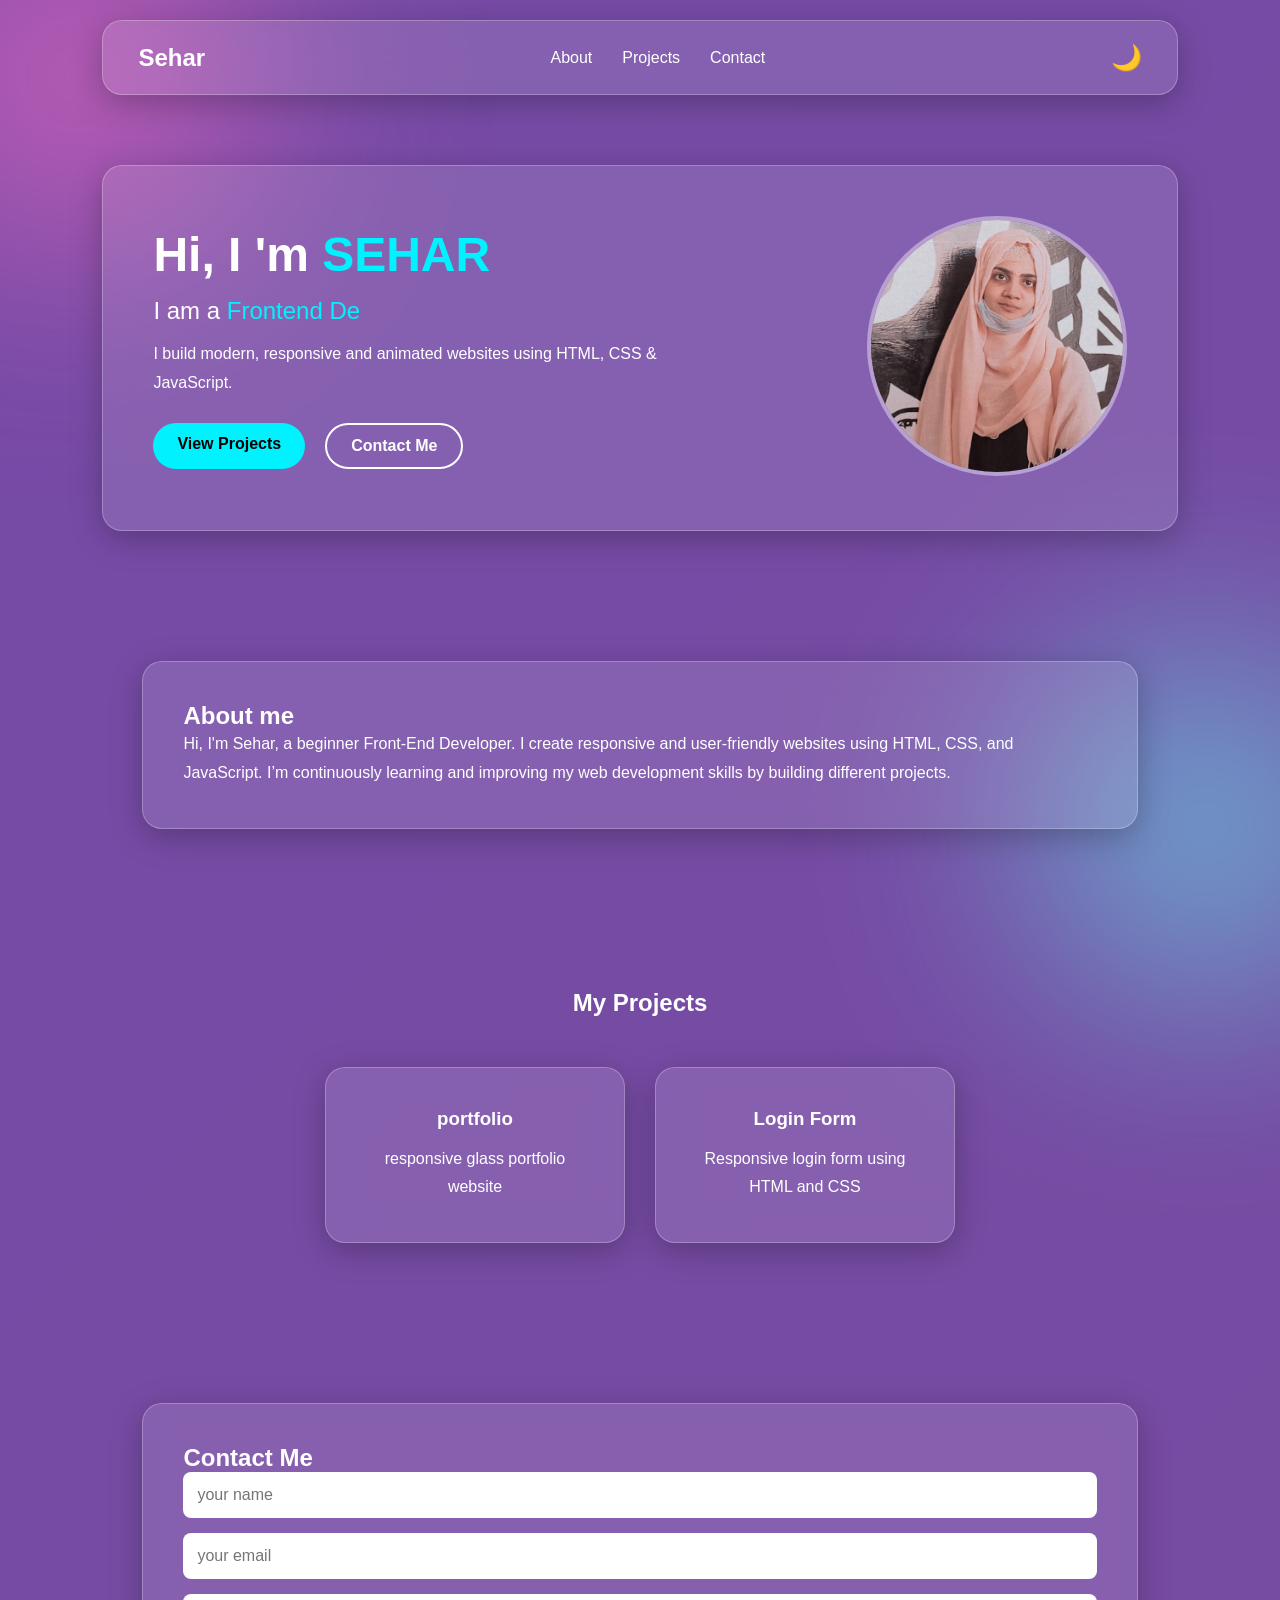
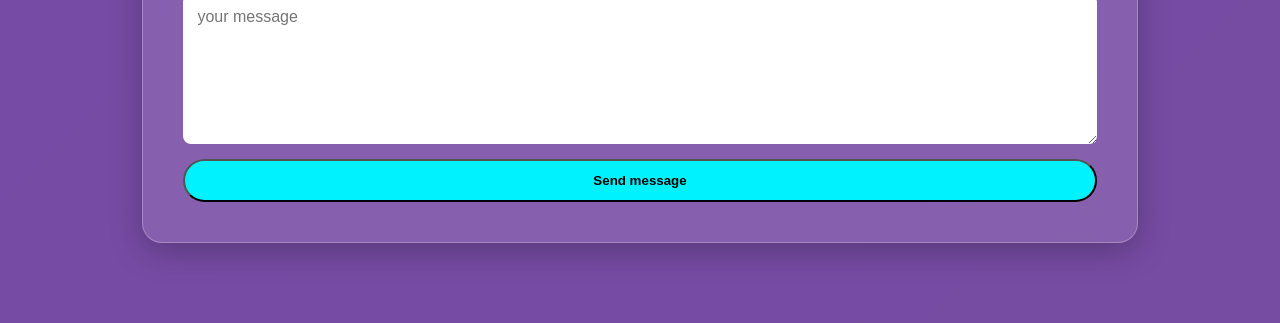
<file: index.html>
<!DOCTYPE html>
<html lang="en">
<head>
    <meta charset="UTF-8">
    <meta name="viewport" content="width=device-width, initial-scale=1.0">
    <title>portfolio</title>
    <link rel ="stylesheet" href="style.css">
</head>
<body>
    <div class="blob blob1"></div>
    <div class="blob blob2"></div>

    <header>
        <nav class="navbar glass">
            <h2 class="logo">
                Sehar 
            </h2>
<ul class="nav-links" id="nav-links">
    <li><a href="#about">About</a></li>
    <li><a href="#projects">Projects</a></li>
    <li><a href="#contact">Contact</a></li>
</ul>

<div class="nav-actions">
    <button id="themeToggle">🌙</button>
</div>
        </nav>
    </header>

    <section class="hero">
        <div class="glass hero-card">
            <div class="hero-content">
                <div class="text">
                    <h1>Hi, I 'm <span>SEHAR</span></h1>
                    <h2> I am a <span id="typing"></span></h2>
                    <p>
                        I build modern, 
                        responsive and animated
                        websites using HTML,
                        CSS & JavaScript.
                    </p>
                    <div class="buttons">
    <a href="#projects" class="btn">View Projects</a>
    <a href="#contact" class="btn outline">Contact Me</a>
</div>

                </div>

<div class="image">
    <img src="images/profile.jpg" alt="profile picture">
</div>
            </div>
        </div>
    </section>
   
    <section id="about" class="section">
        <div class="glass">
            <h2>About me</h2>
            <p>
     

Hi, I'm Sehar, a beginner Front-End Developer. I create responsive and user-friendly websites using HTML, CSS, and JavaScript.

I’m continuously learning and improving my web development skills by building different projects.

</p>

        </div>
    </section>

    <section id ="projects" class="section">
        <h2>My Projects</h2>
        <div class="glass card">
            <h3>portfolio</h3>
            <p>responsive glass portfolio website</p>
        </div>

                <div class="glass card">
            <h3>Login Form </h3>
<p>Responsive login form using HTML and CSS</p>        
</div>



    </section>

    <section id="contact" class="section">
        <div class="glass">
            <h2>Contact Me</h2>
            <form class="contact-form">
                <input type="text"
                placeholder="your name"
                required>
                <input type="email"
                placeholder="your email"
                required>
                <textarea placeholder="your message" required></textarea>
<button type="submit" class="btn">Send message</button>
            </form>
        </div>
    </section>
    <script src="script.js"></script>
</body>
</html>
</file>
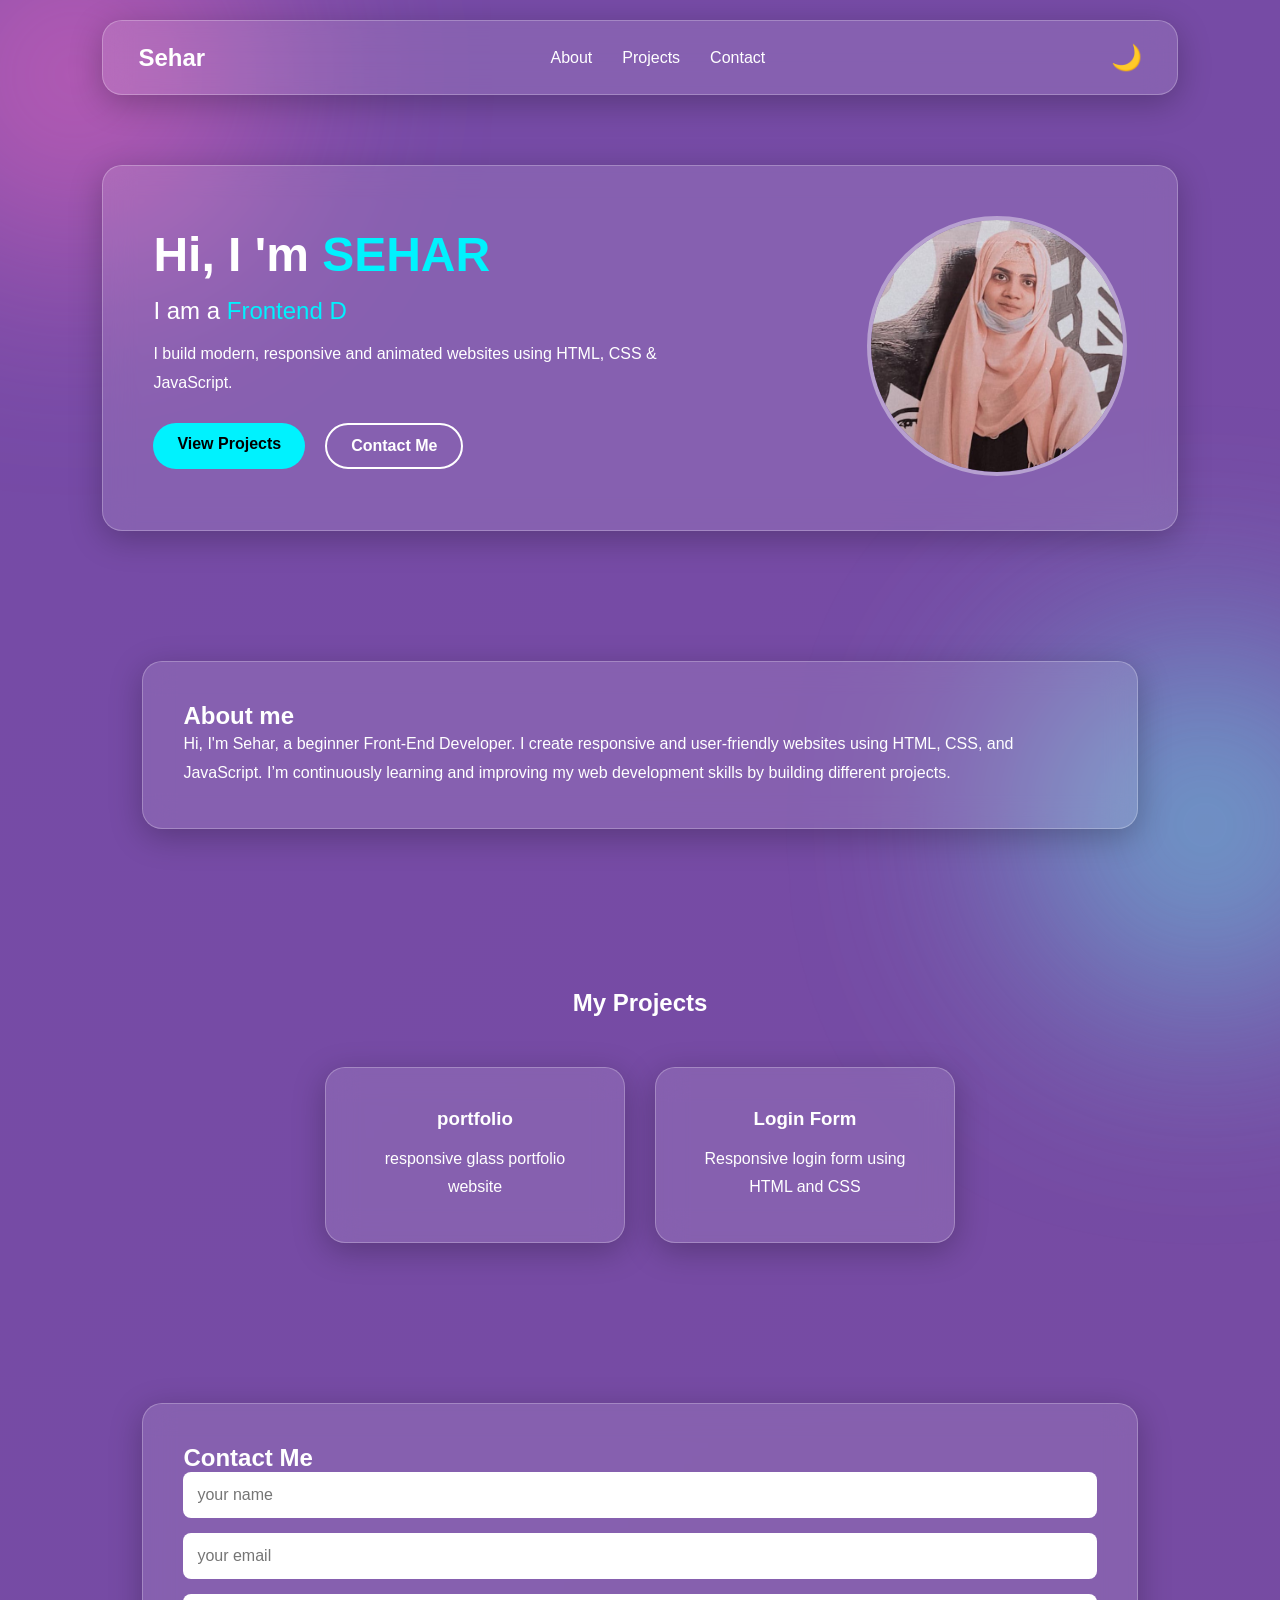
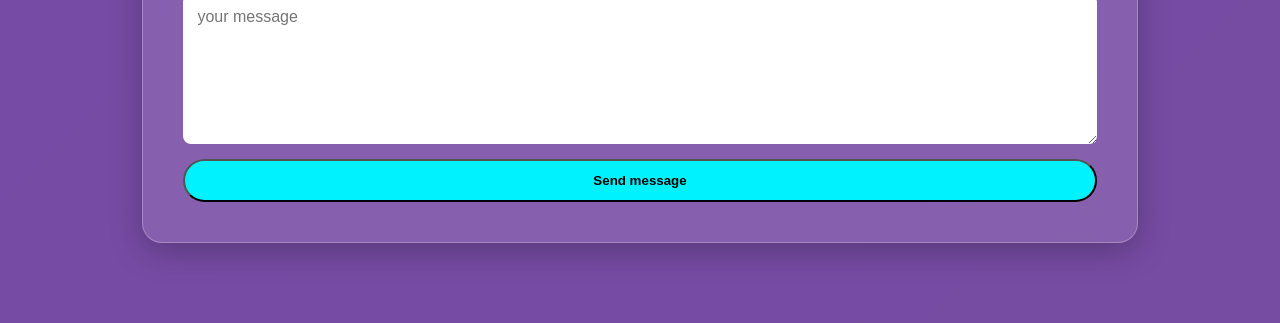
<file: index .html>
<!DOCTYPE html>
<html lang="en">
<head>
    <meta charset="UTF-8">
    <meta name="viewport" content="width=device-width, initial-scale=1.0">
    <title>portfolio</title>
    <link rel ="stylesheet" href="style.css">
</head>
<body>
    <div class="blob blob1"></div>
    <div class="blob blob2"></div>

    <header>
        <nav class="navbar glass">
            <h2 class="logo">
                Sehar 
            </h2>
<ul class="nav-links" id="nav-links">
    <li><a href="#about">About</a></li>
    <li><a href="#projects">Projects</a></li>
    <li><a href="#contact">Contact</a></li>
</ul>

<div class="nav-actions">
    <button id="themeToggle">🌙</button>
</div>
        </nav>
    </header>

    <section class="hero">
        <div class="glass hero-card">
            <div class="hero-content">
                <div class="text">
                    <h1>Hi, I 'm <span>SEHAR</span></h1>
                    <h2> I am a <span id="typing"></span></h2>
                    <p>
                        I build modern, 
                        responsive and animated
                        websites using HTML,
                        CSS & JavaScript.
                    </p>
                    <div class="buttons">
    <a href="#projects" class="btn">View Projects</a>
    <a href="#contact" class="btn outline">Contact Me</a>
</div>

                </div>

<div class="image">
    <img src="images/profile.jpg" alt="profile picture">
</div>
            </div>
        </div>
    </section>
   
    <section id="about" class="section">
        <div class="glass">
            <h2>About me</h2>
            <p>
     

Hi, I'm Sehar, a beginner Front-End Developer. I create responsive and user-friendly websites using HTML, CSS, and JavaScript.

I’m continuously learning and improving my web development skills by building different projects.

</p>

        </div>
    </section>

    <section id ="projects" class="section">
        <h2>My Projects</h2>
        <div class="glass card">
            <h3>portfolio</h3>
            <p>responsive glass portfolio website</p>
        </div>

                <div class="glass card">
            <h3>Login Form </h3>
<p>Responsive login form using HTML and CSS</p>        
</div>



    </section>

    <section id="contact" class="section">
        <div class="glass">
            <h2>Contact Me</h2>
            <form class="contact-form">
                <input type="text"
                placeholder="your name"
                required>
                <input type="email"
                placeholder="your email"
                required>
                <textarea placeholder="your message" required></textarea>
<button type="submit" class="btn">Send message</button>
            </form>
        </div>
    </section>
    <script src="script.js"></script>
</body>
</html>
</file>
<file: style.css>
* { 
    margin: 0; 
    padding: 0; 
    box-sizing: border-box; 
    font-family: "Segoe UI", Tahoma, Geneva, Verdana, sans-serif; 
    scroll-behavior: smooth; 
} 
 
body { 
    min-height: 100vh; 
   background: linear-gradient(135deg, #764ba7, #764ba2); 
    color: #fff; 
    overflow-x: hidden; 
    overflow-y: auto; 
    position: relative; 
} 
 
body.dark { 
    background: linear-gradient(135deg, #141e30, #243b55); 
} 
 
 
.blob { 
    position: fixed; 
    width: 350px; 
    height: 350px; 
    border-radius: 50%; 
    filter: blur(120px); 
    opacity: 0.6; 
    z-index: -1; 
    pointer-events: none; 
} 
 
.blob1 { 
    background: #ff6ec4; 
    top: -100px; 
    left: -100px; 
} 
 
.blob2 { 
    background: #66f2f2; 
    bottom: -100px; 
    right: -100px; 
} 
 
 
header { 
    padding: 20px 8%; 
} 
 
 
.navbar { 
    display: flex; 
    justify-content: space-between; 
    align-items: center; 
    padding: 22px 35px; 
    min-height: 75px; 
} 
 
 
.logo { 
    color: #fff; 
} 
 
.nav-links { 
    display: flex; 
    gap: 30px; 
    list-style: none; 
} 
 
.nav-links a { 
    color: #fff; 
    text-decoration: none; 
    transition: 0.3s; 
} 
 
.nav-links a:hover { 
    color: #00f2fe; 
} 
 
 
 
.nav-actions { 
    display: flex; 
    gap: 15px; 
    align-items: center; 
} 
 
 
#themeToggle { 
    background: transparent; 
    border: none; 
    font-size: 25px; 
    cursor: pointer; 
    transition: 0.4s; 
} 
 
#themeToggle:hover { 
    transform: rotate(20deg) scale(1.2); 
} 
 
 
.glass { 
    background: rgba(255, 255, 255, 0.12); 
    backdrop-filter: blur(15px); 
    -webkit-backdrop-filter: blur(15px); 
    border-radius: 20px; 
    border: 1px solid rgba(255, 255, 255, 0.25); 
    box-shadow: 0 8px 32px rgba(0, 0, 0, 0.25); 
} 
 
 
.hero { 
    padding: 50px 8%; 
} 
 
.hero-card { 
    padding: 50px; 
    max-width: 1100px; 
    margin: auto; 
} 
 
.hero-content { 
    display: flex; 
    justify-content: space-between; 
    align-items: center; 
    gap: 50px; 
} 
 
.text { 
    flex: 1; 
} 
 
.hero-content h1 { 
    font-size: 48px; 
} 
 
.hero-content h1 span { 
    color: #00f2fe; 
} 
 
.hero-content h2 { 
    margin: 15px 0; 
    font-weight: 400; 
} 
 
.hero-content h2 span { 
    color: #00f2fe; 
} 
 
.hero-content p { 
    line-height: 1.8; 
    max-width: 550px; 
} 
 
 
.image { 
    flex-shrink: 0; 
} 
 
.image img { 
    width: 260px; 
    height: 260px; 
    object-fit: cover; 
    border-radius: 50%; 
    border: 4px solid rgba(255, 255, 255, 0.4); 
} 
 
 
 
.buttons { 
    display: flex; 
    gap: 20px; 
    margin-top: 25px; 
} 
 
.btn { 
    display: inline-block; 
    padding: 12px 24px; 
    border-radius: 25px; 
    background: #00f2fe; 
    color: #000; 
    font-weight: bold; 
    text-decoration: none; 
    transition: 0.3s; 
    cursor: pointer; 
} 
 
.btn:hover { 
    transform: translateY(-3px); 
    box-shadow: 0 8px 20px rgba(0, 242, 254, 0.3); 
} 
 
.btn.outline { 
    background: transparent; 
    border: 2px solid #fff; 
    color: #fff; 
} 
 
 
 
.section { 
    padding: 80px 8%; 
    max-width: 1200px; 
    margin: auto; 
} 
 
.section > h2 { 
    text-align: center; 
    margin-bottom: 40px; 
} 
 
.section > .glass { 
    padding: 40px; 
} 
 
.section p { 
    line-height: 1.8; 
} 
 
 
   #projects {
    display: grid;
    grid-template-columns: repeat(2, 300px);
    gap: 30px;
    justify-content: center;
}

#projects > h2 {
    grid-column: 1 / -1;
    text-align: center;
    margin-bottom: 20px;
}
 
.card { 
    text-align: center; 
    transition: 0.3s; 
} 
 
.card:hover { 
    transform: translateY(-8px); 
} 
 
.card h3 { 
    margin-bottom: 15px; 
} 
 
 
 
.contact-form { 
    display: flex; 
    flex-direction: column; 
    gap: 15px; 
} 
 
.contact-form input, 
.contact-form textarea { 
    width: 100%; 
    padding: 14px; 
    border-radius: 8px; 
    border: none; 
    outline: none; 
    font-size: 16px; 
} 
 
.contact-form textarea { 
    min-height: 150px; 
    resize: vertical; 
} 
 
 
 
@media (max-width: 760px) { 
 
    header { 
        padding: 20px 5%; 
    } 
 
.nav-links { 
    display: flex; 
    gap: 15px; 
    list-style: none; 
} 
 
 
    .hero { 
        padding: 30px 5%; 
    } 
 
    .hero-card { 
        padding: 30px 20px; 
    } 
 
    .hero-content { 
        flex-direction: column-reverse; 
        text-align: center; 
    } 
 
    .hero-content h1 { 
        font-size: 35px; 
    } 
 
    .hero-content p { 
        margin: auto; 
    } 
 
    .image img { 
        width: 200px; 
        height: 200px; 
    } 
 
    .buttons { 
        justify-content: center; 
        flex-wrap: wrap; 
    } 
 
    .section { 
        padding: 60px 5%; 
    } 
 
    #projects { 
        grid-template-columns: 1fr; 
    } 
 
    #projects > h2 { 
        margin-bottom: 10px; 
    } 
}
</file>
